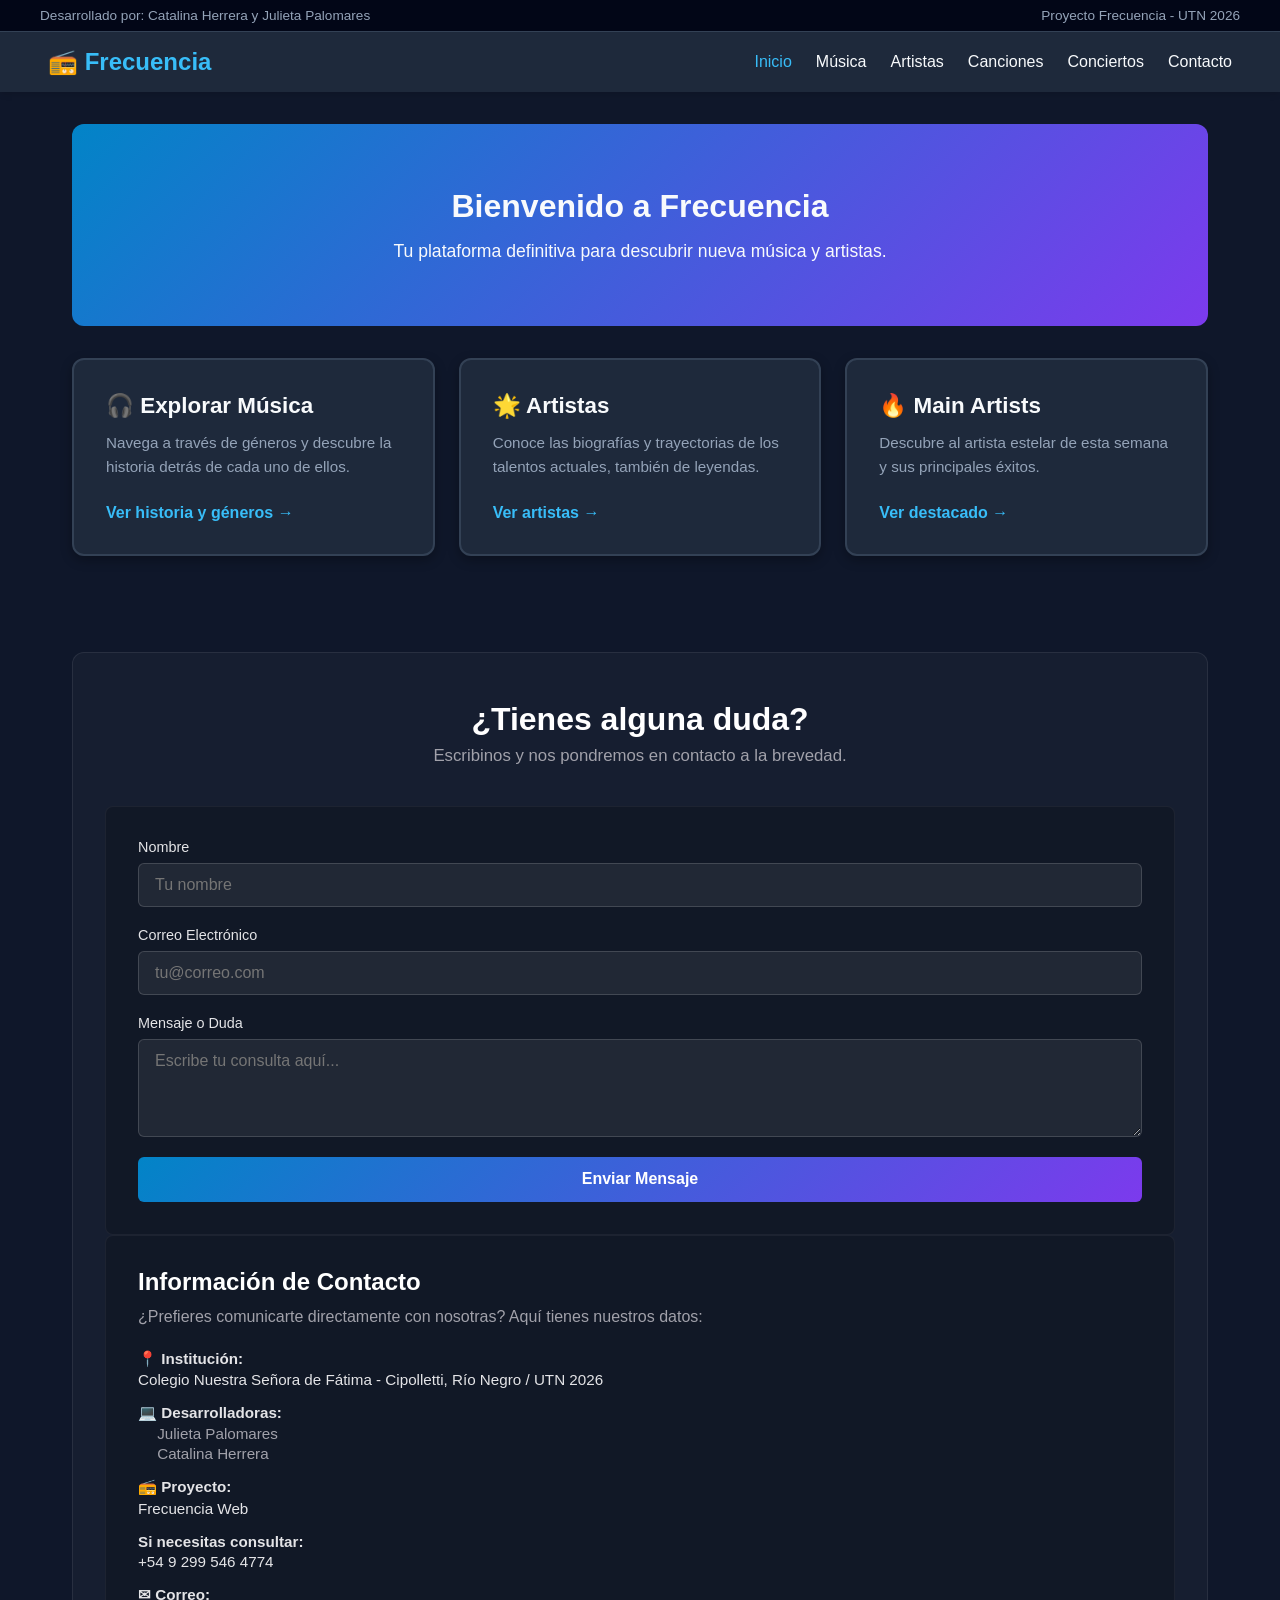
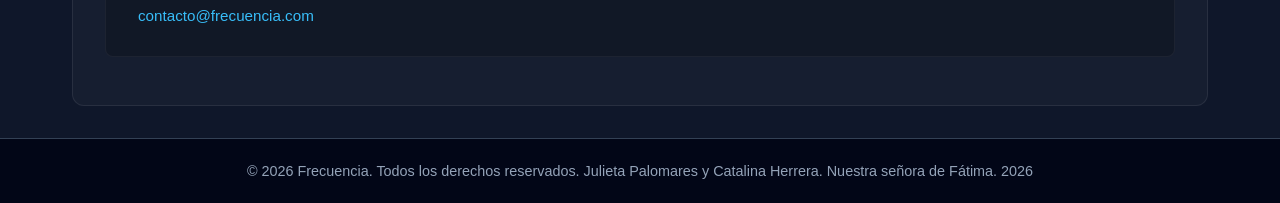
<file: index.html/index.html>
<!DOCTYPE html>
<html lang="es">

<head>
    <meta charset="UTF-8">
    <meta name="viewport" content="width=device-width, initial-scale=1.0">
    <title>Frecuencia | Inicio</title>
    <link rel="stylesheet" href="estilos.css">
</head>

<body>

    <div class="personal-bar">
        <div class="personal-container">
            <div class="personal-item">Desarrollado por: Catalina Herrera y Julieta Palomares</div>
            <div class="personal-item">Proyecto Frecuencia - UTN 2026</div>
        </div>
    </div>

    <!-- 1. HEADER SEMÁNTICO -->
    <header class="main-header">
        <div class="logo-container">
            <a href="index.html" class="logo">📻 Frecuencia</a>
        </div>
        <!-- 2. NAV SEMÁNTICO -->
        <nav class="nav-menu">
            <ul>
                <li><a href="index.html" class="active">Inicio</a></li>
                <li><a href="musica.html">Música</a></li>
                <li><a href="artistas.html">Artistas</a></li>
                <li><a href="canciones.html">Canciones</a></li>
                <li><a href="conciertos.html">Conciertos</a></li>
                <li><a href="#seccion-contacto">Contacto</a></li>
            </ul>
        </nav>
    </header>

    <!-- 3. MAIN SEMÁNTICO -->
    <main class="main-content">
        <div class="hero-banner">
            <h1>Bienvenido a Frecuencia</h1>
            <p class="hero-subtitle">Tu plataforma definitiva para descubrir nueva música y artistas.</p>
        </div>

        <div id="seccion-tarjetas" class="flex-container">
            <div class="index-card">
                <div class="card-content">
                    <h3>🎧 Explorar Música</h3>
                    <p>Navega a través de géneros y descubre la historia detrás de cada uno de ellos.</p>
                </div>
                <!-- CUMPLE EL PUNTO 4: Enlace directo a otra página usando un ID real -->
                <a href="musica.html#seccion-historia" class="card-link">Ver historia y géneros &rarr;</a>
            </div>

            <div class="index-card">
                <div class="card-content">
                    <h3>🌟 Artistas</h3>
                    <p>Conoce las biografías y trayectorias de los talentos actuales, también de leyendas.</p>
                </div>
                <a href="artistas.html" class="card-link">Ver artistas &rarr;</a>
            </div>

            <div class="index-card">
                <div class="card-content">
                    <h3>🔥 Main Artists</h3>
                    <p>Descubre al artista estelar de esta semana y sus principales éxitos.</p>
                </div>
                <a href="artistas.html" class="card-link">Ver destacado &rarr;</a>
            </div>
        </div>

        <section id="seccion-contacto" class="contact-section">
            <div class="contact-header">
                <h2>¿Tienes alguna duda?</h2>
                <p>Escribinos y nos pondremos en contacto a la brevedad.</p>
            </div>
            <div class="contact-form-container">
                <!-- Formulario limpio sin onsubmit de JS y con method GET para evitar Error 405 local -->
                <form class="contact-form" action="#" method="GET">
                    <div class="form-group">
                        <label for="nombre">Nombre</label>
                        <input type="text" id="nombre" name="nombre" placeholder="Tu nombre" required>
                    </div>
                    <div class="form-group">
                        <label for="email">Correo Electrónico</label>
                        <input type="email" id="email" name="email" placeholder="tu@correo.com" required>
                    </div>
                    <div class="form-group">
                        <label for="mensaje">Mensaje o Duda</label>
                        <textarea id="mensaje" name="mensaje" rows="4" placeholder="Escribe tu consulta aquí..." required></textarea>
                    </div>

                    <button type="submit" class="btn-submit">Enviar Mensaje</button>
                </form>
            </div>
            <div class="contact-info-container">
                <h3>Información de Contacto</h3>
                <p>¿Prefieres comunicarte directamente con nosotras? Aquí tienes nuestros datos:</p>

                <ul class="info-list">
                    <li>
                        <strong>📍 Institución:</strong> Colegio Nuestra Señora de Fátima - Cipolletti, Río Negro / UTN 2026
                    </li>
                    <li>
                        <strong>💻 Desarrolladoras:</strong>
                        <span>Julieta Palomares</span>
                        <span>Catalina Herrera</span>
                    </li>
                    <li>
                        <strong>📻 Proyecto:</strong> Frecuencia Web
                    </li>
                    <li>
                        <strong>Si necesitas consultar:</strong> +54 9 299 546 4774
                    </li>
                    <li>
                        <strong>✉ Correo:</strong> <a href="mailto:contacto@frecuencia.com" class="email-link">contacto@frecuencia.com</a>
                    </li>
                </ul>
            </div>
        </section>
    </main>

    <!-- 4. FOOTER SEMÁNTICO -->
    <footer class="main-footer">
        <div class="footer-text">&copy; 2026 Frecuencia. Todos los derechos reservados. Julieta Palomares y Catalina Herrera. Nuestra señora de Fátima. 2026</div>
    </footer>

</body>

</html>
</file>
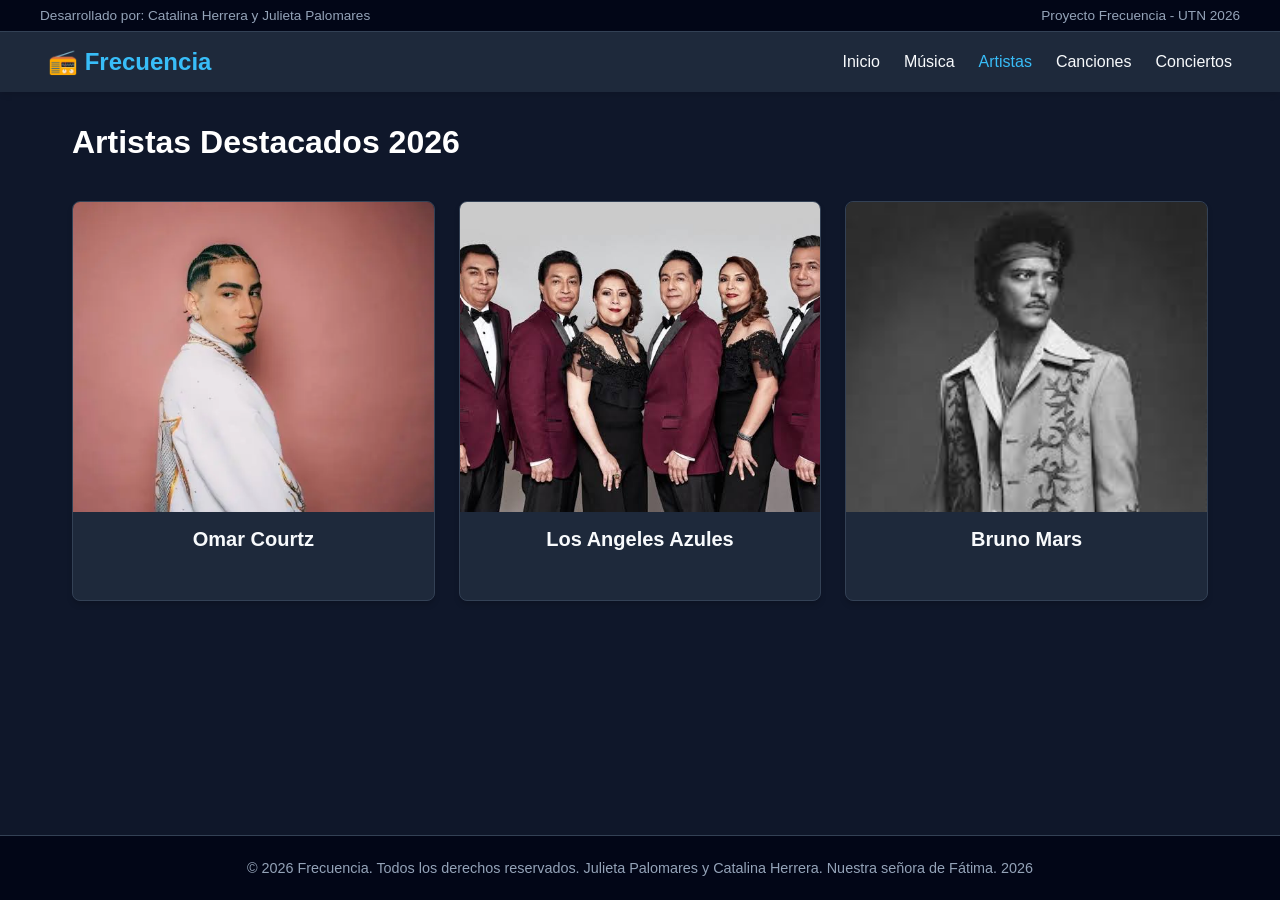
<file: index.html/artistas.html>
<!DOCTYPE html>
<html lang="es">

<head>
    <meta charset="UTF-8">
    <meta name="viewport" content="width=device-width, initial-scale=1.0">
    <title>Frecuencia | Artistas</title>
    <link rel="stylesheet" href="estilos.css">
</head>

<body>

    <div class="personal-bar">
        <div class="personal-container">
            <div class="personal-item">Desarrollado por: Catalina Herrera y Julieta Palomares</div>
            <div class="personal-item">Proyecto Frecuencia - UTN 2026</div>
        </div>
    </div>

    <!-- 1. HEADER SEMÁNTICO -->
    <header class="main-header">
        <div class="logo-container">
            <a href="index.html" class="logo">📻 Frecuencia</a>
        </div>
        <!-- 2. NAV SEMÁNTICO -->
        <nav class="nav-menu">
            <ul>
                <li><a href="index.html">Inicio</a></li>
                <li><a href="musica.html">Música</a></li>
                <li><a href="artistas.html" class="active">Artistas</a></li>
                <li><a href="canciones.html">Canciones</a></li>
                <li><a href="conciertos.html">Conciertos</a></li>
            </ul>
        </nav>
    </header>

    <!-- 3. MAIN SEMÁNTICO -->
    <main class="main-content">
        <h1 class="page-title">Artistas Destacados 2026</h1>
        <div class="flex-container">

            <!-- Tarjeta 1: Omar Courtz -->
            <div class="card">
                <div class="card-inner">
                    <div class="card-front">
                        <img src="imagenes/oc.webp" alt="omarcourtz" class="card-front-img">
                        <h3>Omar Courtz</h3>
                    </div>
                    <div class="card-back">
                        <h3>Omar Courtz</h3>
                        <p>Ingeniero mecánico de profesión, pero arquitecto de los mejores palos del género urbano.</p>
                    </div>
                </div>
            </div>

            <!-- Tarjeta 2: Los Angeles Azules -->
            <div class="card">
                <div class="card-inner">
                    <div class="card-front">
                        <img src="imagenes/laz.jpg" alt="angelesazules" class="card-front-img">
                        <h3>Los Angeles Azules</h3>
                    </div>
                    <div class="card-back">
                        <h3>Los Angeles Azules</h3>
                        <p>Máximos exponentes de la cumbia romántica mexicana con trayectoria internacional.</p>
                    </div>
                </div>
            </div>

            <!-- Tarjeta 3: Bruno Mars -->
            <div class="card">
                <div class="card-inner">
                    <div class="card-front">
                        <img src="imagenes/bm.jpg" alt="brunomars" class="card-front-img">
                        <h3>Bruno Mars</h3>
                    </div>
                    <div class="card-back">
                        <h3>Bruno Mars</h3>
                        <p>Cantante, compositor y productor estadounidense conocido por su estilo retro y pop.</p>
                    </div>
                </div>
            </div>

        </div>
    </main>

    <!-- 4. FOOTER SEMÁNTICO -->
    <footer class="main-footer">
        <div class="footer-text">&copy; 2026 Frecuencia. Todos los derechos reservados. Julieta Palomares y Catalina
            Herrera. Nuestra señora de Fátima. 2026</div>
    </footer>
</body>

</html>
</file>
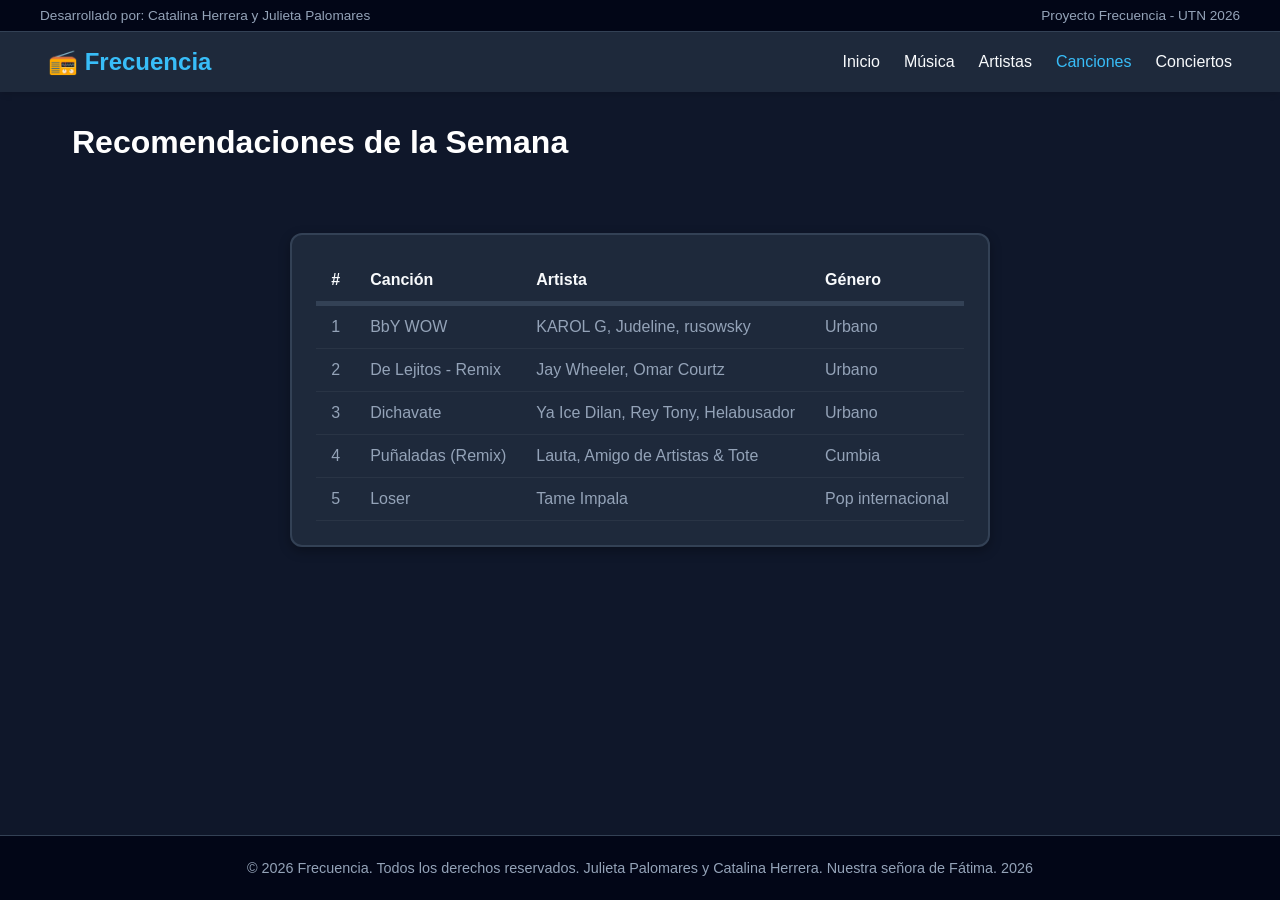
<file: index.html/canciones.html>
<!DOCTYPE html>
<html lang="es">
<head>
    <meta charset="UTF-8">
    <meta name="viewport" content="width=device-width, initial-scale=1.0">
    <title>Frecuencia | Canciones</title>
    <link rel="stylesheet" href="estilos.css">
</head>
<body>

    <div class="personal-bar">
        <div class="personal-container">
            <div class="personal-item">Desarrollado por: Catalina Herrera y Julieta Palomares</div>
            <div class="personal-item">Proyecto Frecuencia - UTN 2026</div>
        </div>
    </div>

    <!-- 1. HEADER SEMÁNTICO -->
    <header class="main-header">
        <div class="logo-container">
            <a href="index.html" class="logo">📻 Frecuencia</a>
        </div>
        <!-- 2. NAV SEMÁNTICO -->
        <nav class="nav-menu">
            <ul>
                <li><a href="index.html">Inicio</a></li>
                <li><a href="musica.html">Música</a></li>
                <li><a href="artistas.html">Artistas</a></li>
                <li><a href="canciones.html" class="active">Canciones</a></li>
                <li><a href="conciertos.html">Conciertos</a></li>
            </ul>
        </nav>
    </header>

    <!-- 3. MAIN SEMÁNTICO -->
    <main class="main-content">
        <h1 class="page-title">Recomendaciones de la Semana</h1>
        
        <!-- Contenedor específico para la tabla (reemplaza el uso repetido de 'card') -->
        <div class="tabla-contenedor">
            <table class="tabla-canciones">
                <thead>
                    <tr class="trprincipal">
                        <th>#</th>
                        <th>Canción</th>
                        <th>Artista</th>
                        <th>Género</th>
                    </tr>
                </thead>
                <tbody>
                    <tr class="trnormal">
                        <td>1</td>
                        <td>BbY WOW</td>
                        <td>KAROL G, Judeline, rusowsky</td>
                        <td>Urbano</td>
                    </tr>
                    <tr class="trnormal">
                        <td>2</td>
                        <td>De Lejitos - Remix</td>
                        <td>Jay Wheeler, Omar Courtz</td>
                        <td>Urbano</td>
                    </tr>
                    <tr class="trnormal">
                        <td>3</td>
                        <td>Dichavate</td>
                        <td>Ya Ice Dilan, Rey Tony, Helabusador</td>
                        <td>Urbano</td>
                    </tr>
                    <tr class="trnormal">
                        <td>4</td>
                        <td>Puñaladas (Remix)</td>
                        <td>Lauta, Amigo de Artistas & Tote</td>
                        <td>Cumbia</td>
                    </tr>
                    <tr class="trnormal">
                        <td>5</td>
                        <td>Loser</td>
                        <td>Tame Impala</td>
                        <td>Pop internacional</td>
                    </tr>
                </tbody>
            </table>
        </div>
    </main>

    <!-- 4. FOOTER SEMÁNTICO -->
    <footer class="main-footer">
        <div class="footer-text">&copy; 2026 Frecuencia. Todos los derechos reservados. Julieta Palomares y Catalina Herrera. Nuestra señora de Fátima. 2026</div>
    </footer>

</body>
</html>
</file>
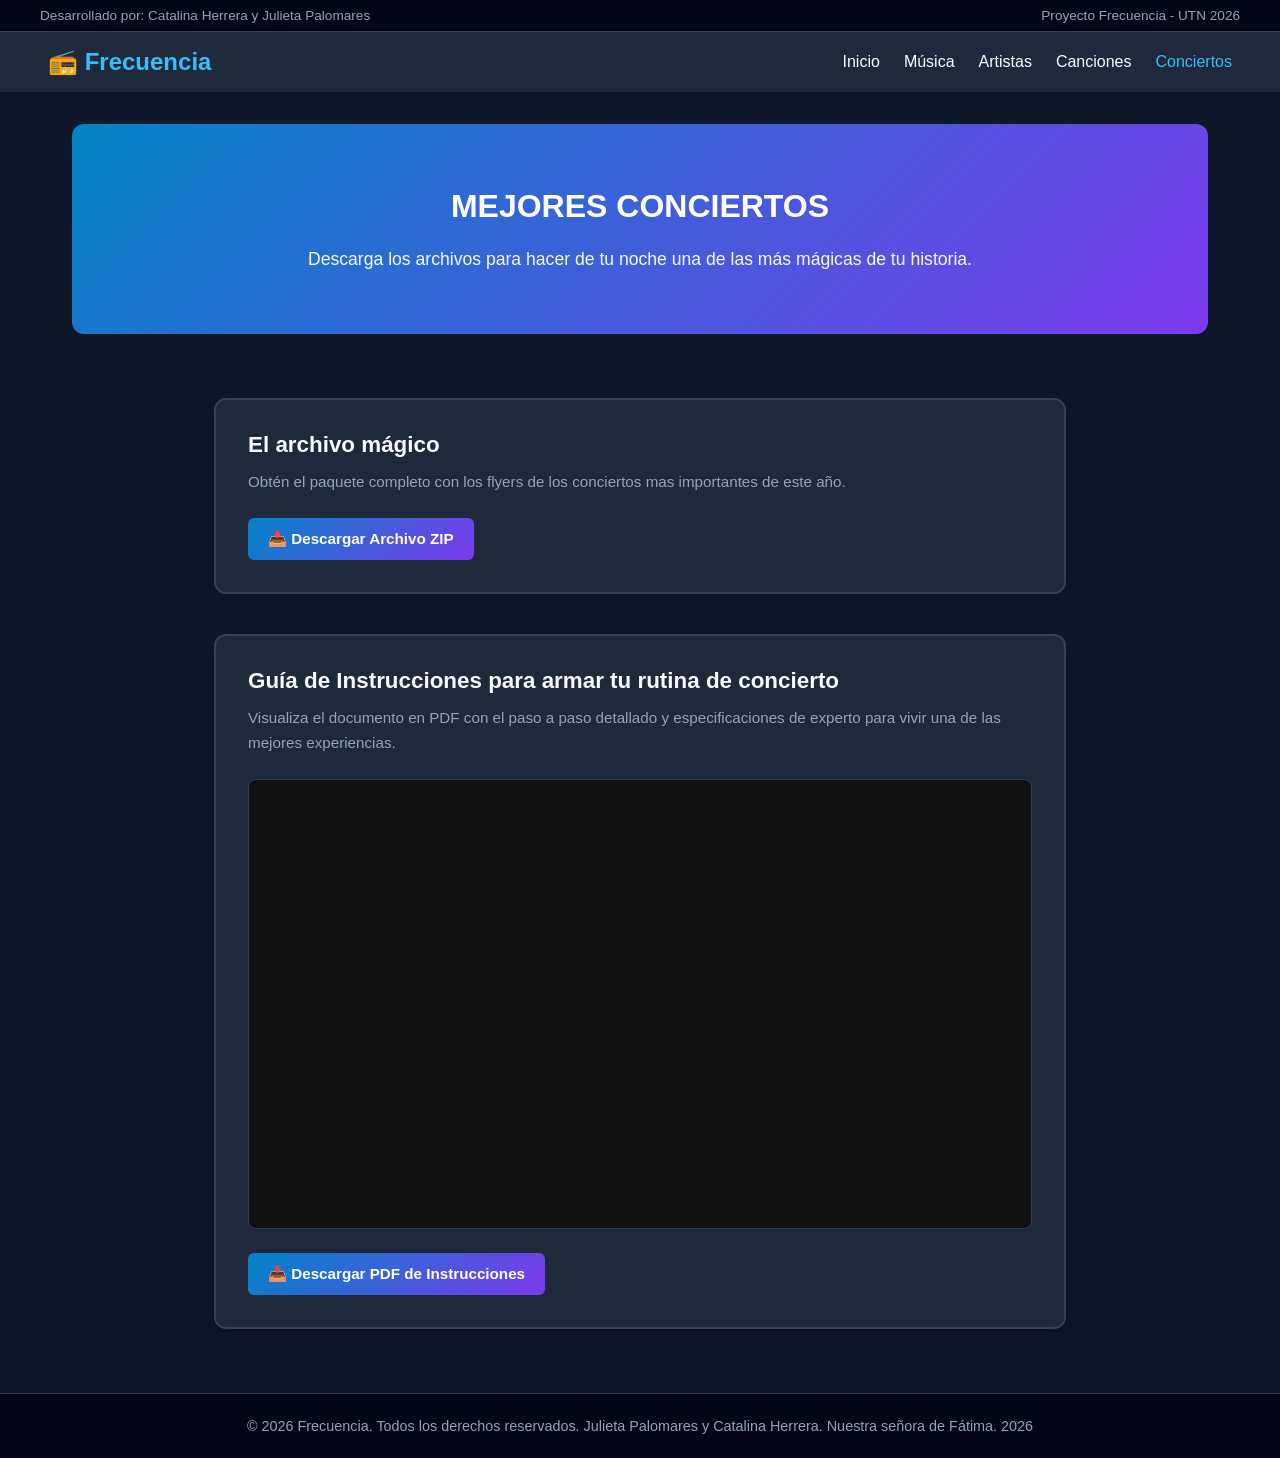
<file: index.html/conciertos.html>
<!DOCTYPE html>
<html lang="es">

<head>
    <meta charset="UTF-8">
    <meta name="viewport" content="width=device-width, initial-scale=1.0">
    <title>Frecuencia | Conciertos</title>
    <link rel="stylesheet" href="estilos.css">
</head>

<body>

    <div class="personal-bar">
        <div class="personal-container">
            <div class="personal-item">Desarrollado por: Catalina Herrera y Julieta Palomares</div>
            <div class="personal-item">Proyecto Frecuencia - UTN 2026</div>
        </div>
    </div>

    <!-- 1. HEADER SEMÁNTICO -->
    <header class="main-header">
        <div class="logo-container">
            <a href="index.html" class="logo">📻 Frecuencia</a>
        </div>
        <!-- 2. NAV SEMÁNTICO -->
        <nav class="nav-menu">
            <ul>
                <li><a href="index.html">Inicio</a></li>
                <li><a href="musica.html">Música</a></li>
                <li><a href="artistas.html">Artistas</a></li>
                <li><a href="canciones.html">Canciones</a></li>
                <li><a href="conciertos.html" class="active">Conciertos</a></li>
            </ul>
        </nav>
    </header>

    <!-- 3. MAIN SEMÁNTICO -->
    <main class="main-content">
        <div class="hero-banner">
            <h1 class="page-title">MEJORES CONCIERTOS</h1>
            <p class="hero-subtitle">Descarga los archivos para hacer de tu noche una de las más mágicas de tu historia.
            </p>
        </div>

        <!-- Contenedor de recursos en columna (una caja debajo de la otra) -->
        <div class="recursos-container">

            <!-- Caja 1: Archivo ZIP -->
            <div class="recurso-card">
                <div class="recurso-info">
                    <h3>El archivo mágico</h3>
                    <p>Obtén el paquete completo con los flyers de los conciertos mas importantes de este año.</p>
                </div>
                <a href="documentos/conciertos.zip" download target="_blank" rel="noopener noreferrer" class="btn-recurso">
                    📥 Descargar Archivo ZIP
                </a>
            </div>

            <!-- Caja 2: Instrucciones PDF con el visor integrado en la página -->
            <div class="recurso-card">
                <div class="recurso-info">
                    <h3>Guía de Instrucciones para armar tu rutina de concierto</h3>
                    <p>Visualiza el documento en PDF con el paso a paso detallado y especificaciones de experto para
                        vivir una de las mejores experiencias.</p>
                </div>

                <!-- Visor integrado del PDF -->
                <div class="pdf-container-inline">
                    <iframe src="documentos/TIPS.pdf" class="pdf-iframe-inline"></iframe>
                </div>

                <a href="documentos/TIPS.pdf" target="_blank" rel="noopener noreferrer" class="btn-recurso">
                    📥 Descargar PDF de Instrucciones
                </a>
            </div>

        </div>
    </main>

    <!-- 4. FOOTER SEMÁNTICO -->
    <footer class="main-footer">
        <div class="footer-text">&copy; 2026 Frecuencia. Todos los derechos reservados. Julieta Palomares y Catalina
            Herrera. Nuestra señora de Fátima. 2026</div>
    </footer>

</body>

</html>
</file>
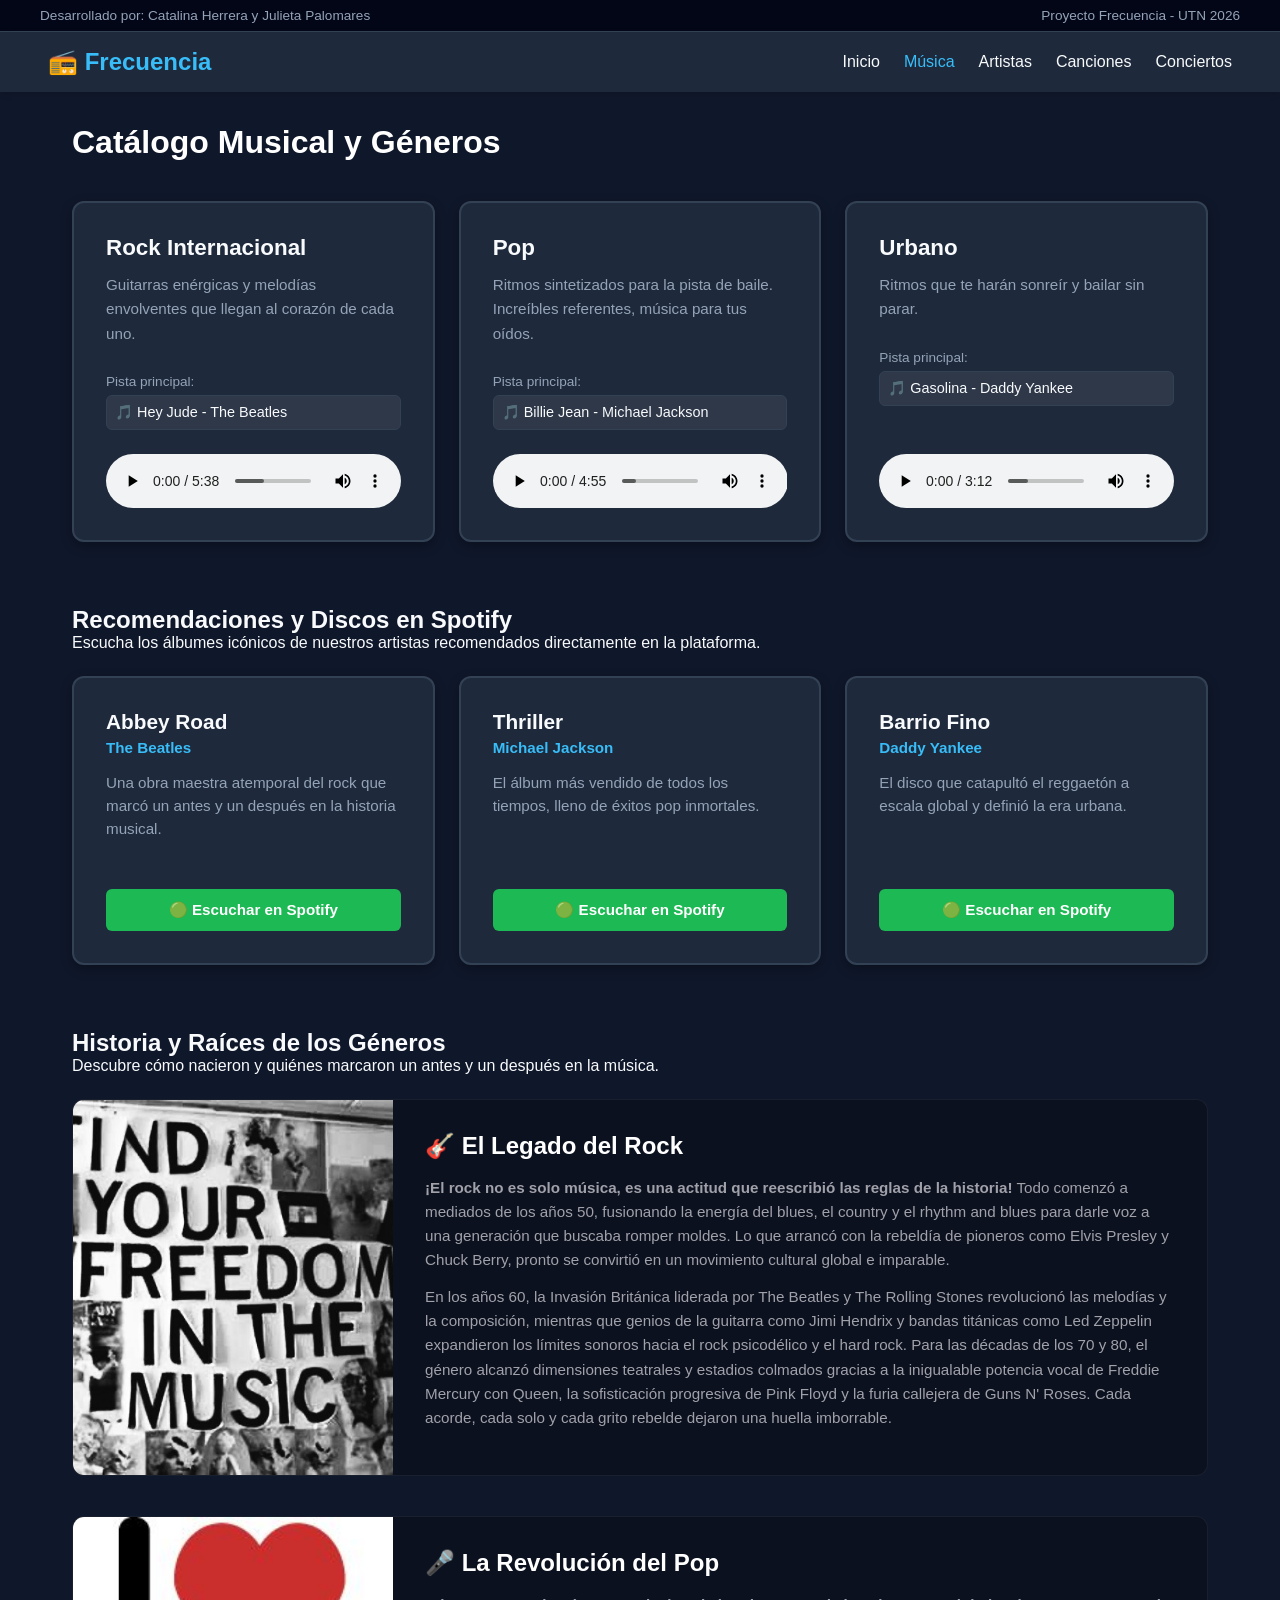
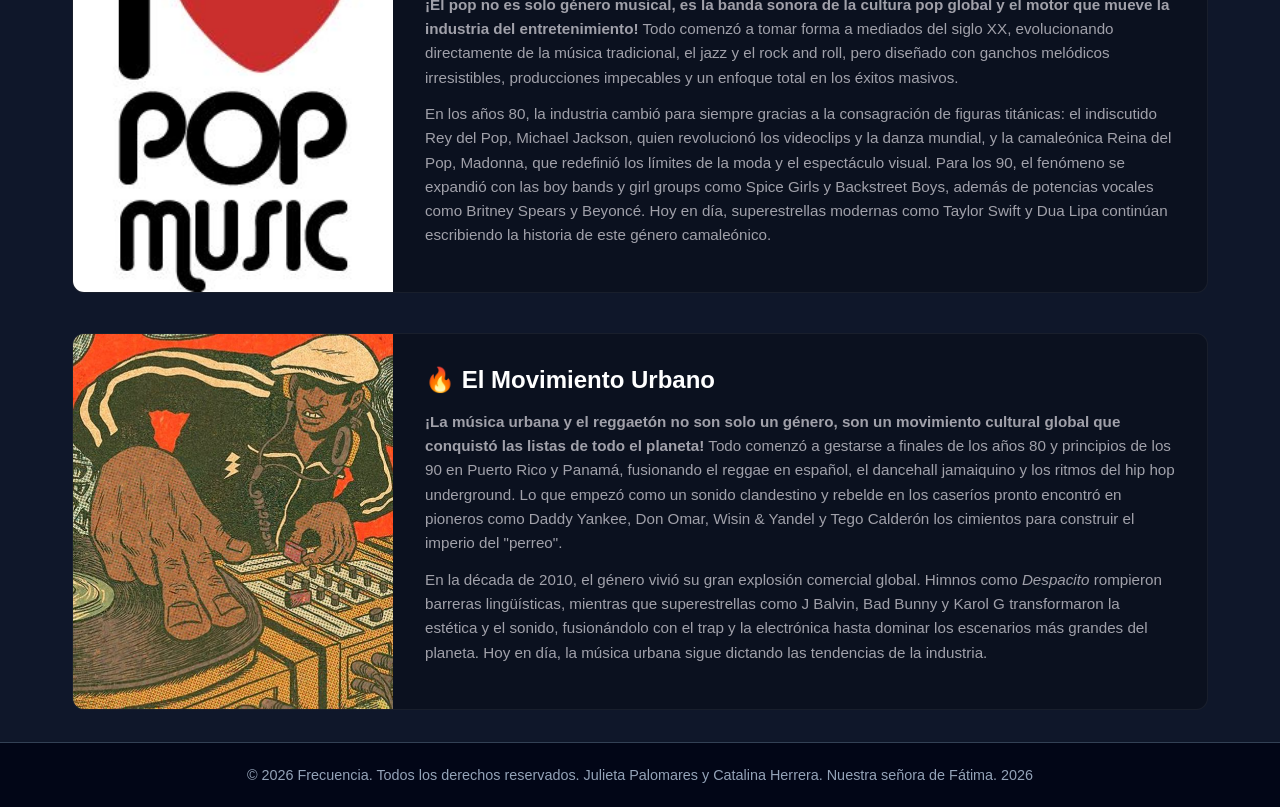
<file: index.html/musica.html>
<!DOCTYPE html>
<html lang="es">

<head>
    <meta charset="UTF-8">
    <meta name="viewport" content="width=device-width, initial-scale=1.0">
    <title>Frecuencia | Música</title>
    <link rel="stylesheet" href="estilos.css">
</head>

<body>

    <div class="personal-bar">
        <div class="personal-container">
            <div class="personal-item">Desarrollado por: Catalina Herrera y Julieta Palomares</div>
            <div class="personal-item">Proyecto Frecuencia - UTN 2026</div>
        </div>
    </div>

    <!-- 1. HEADER SEMÁNTICO -->
    <header class="main-header">
        <div class="logo-container">
            <a href="index.html" class="logo">📻 Frecuencia</a>
        </div>
        <!-- 2. NAV SEMÁNTICO -->
        <nav class="nav-menu">
            <ul>
                <li><a href="index.html">Inicio</a></li>
                <li><a href="musica.html" class="active">Música</a></li>
                <li><a href="artistas.html">Artistas</a></li>
                <li><a href="canciones.html">Canciones</a></li>
                <li><a href="conciertos.html">Conciertos</a></li>
            </ul>
        </nav>
    </header>

    <!-- 3. MAIN SEMÁNTICO -->
    <main class="main-content">
        <h1 class="page-title">Catálogo Musical y Géneros</h1>

        <!-- Cajas de Géneros Musicales con Selector Visual HTML Puro (Sin JS) -->
        <div class="flex-container">
            
            <!-- Tarjeta 1: Rock Internacional -->
            <div class="index-card">
                <div class="card-content">
                    <h3>Rock Internacional</h3>
                    <p>Guitarras enérgicas y melodías envolventes que llegan al corazón de cada uno.</p>
                    
                    <div class="card-selector-box">
                        <span class="selector-label">Pista principal:</span>
                        <div class="selector-value">🎵 Hey Jude - The Beatles</div>
                    </div>
                </div>
                <audio controls class="audio-reproductor">
                    <source src="multimedia/HeyJude.mp3" type="audio/mpeg">
                    Tu navegador no soporta el elemento de audio HTML5.
                </audio>
            </div>

            <!-- Tarjeta 2: Pop -->
            <div class="index-card">
                <div class="card-content">
                    <h3>Pop</h3>
                    <p>Ritmos sintetizados para la pista de baile. Increíbles referentes, música para tus oídos.</p>
                    
                    <div class="card-selector-box">
                        <span class="selector-label">Pista principal:</span>
                        <div class="selector-value">🎵 Billie Jean - Michael Jackson</div>
                    </div>
                </div>
                <audio controls class="audio-reproductor">
                    <source src="multimedia/BillieJean.mp3" type="audio/mpeg">
                    Tu navegador no soporta el elemento de audio HTML5.
                </audio>
            </div>

            <!-- Tarjeta 3: Urbano -->
            <div class="index-card">
                <div class="card-content">
                    <h3>Urbano</h3>
                    <p>Ritmos que te harán sonreír y bailar sin parar.</p>
                    
                    <div class="card-selector-box">
                        <span class="selector-label">Pista principal:</span>
                        <div class="selector-value">🎵 Gasolina - Daddy Yankee</div>
                    </div>
                </div>
                <audio controls class="audio-reproductor">
                    <source src="multimedia/Gasolina.mp3" type="audio/mpeg">
                    Tu navegador no soporta el elemento de audio HTML5.
                </audio>
            </div>

        </div>

        <!-- Sección: Recomendaciones y Discos en Spotify -->
        <section class="spotify-recommendations">
            <div class="spotify-header">
                <h2>Recomendaciones y Discos en Spotify</h2>
                <p>Escucha los álbumes icónicos de nuestros artistas recomendados directamente en la plataforma.</p>
            </div>

            <div class="spotify-grid">
                <!-- Recomendación 1 -->
                <div class="spotify-card">
                    <div class="spotify-info">
                        <h3>Abbey Road</h3>
                        <span class="artist-name">The Beatles</span>
                        <p>Una obra maestra atemporal del rock que marcó un antes y un después en la historia musical.</p>
                    </div>
                    <a href="https://open.spotify.com/album/0ETFjACtuP2ADo6LFhL6HN" target="_blank"
                        rel="noopener noreferrer" class="btn-spotify">
                        🟢 Escuchar en Spotify
                    </a>
                </div>

                <!-- Recomendación 2 -->
                <div class="spotify-card">
                    <div class="spotify-info">
                        <h3>Thriller</h3>
                        <span class="artist-name">Michael Jackson</span>
                        <p>El álbum más vendido de todos los tiempos, lleno de éxitos pop inmortales.</p>
                    </div>
                    <a href="https://open.spotify.com/intl-es/album/2ANVost0y2y52ema1E9xAZ" target="_blank"
                        rel="noopener noreferrer" class="btn-spotify">
                        🟢 Escuchar en Spotify
                    </a>
                </div>

                <!-- Recomendación 3 -->
                <div class="spotify-card">
                    <div class="spotify-info">
                        <h3>Barrio Fino</h3>
                        <span class="artist-name">Daddy Yankee</span>
                        <p>El disco que catapultó el reggaetón a escala global y definió la era urbana.</p>
                    </div>
                    <a href="https://open.spotify.com/intl-es/album/7BmWnXvx1CD6vtxtBd0czc" target="_blank"
                        rel="noopener noreferrer" class="btn-spotify">
                        🟢 Escuchar en Spotify
                    </a>
                </div>
            </div>
        </section>

        <!-- Sección: Historia y Raíces de los Géneros -->
        <section id="seccion-historia" class="origins-section">
            <div class="origins-header">
                <h2>Historia y Raíces de los Géneros</h2>
                <p>Descubre cómo nacieron y quiénes marcaron un antes y un después en la música.</p>
            </div>

            <div class="origins-container">

                <!-- Tarjeta 1: Rock -->
                <div class="origin-card origin-card-right">
                    <div class="origin-text-content">
                        <h3>🎸 El Legado del Rock</h3>
                        <p><strong>¡El rock no es solo música, es una actitud que reescribió las reglas de la historia!</strong> Todo comenzó a mediados de los años 50, fusionando la energía del blues, el country y el rhythm and blues para darle voz a una generación que buscaba romper moldes. Lo que arrancó con la rebeldía de pioneros como Elvis Presley y Chuck Berry, pronto se convirtió en un movimiento cultural global e imparable.</p>
                        <p>En los años 60, la Invasión Británica liderada por The Beatles y The Rolling Stones revolucionó las melodías y la composición, mientras que genios de la guitarra como Jimi Hendrix y bandas titánicas como Led Zeppelin expandieron los límites sonoros hacia el rock psicodélico y el hard rock. Para las décadas de los 70 y 80, el género alcanzó dimensiones teatrales y estadios colmados gracias a la inigualable potencia vocal de Freddie Mercury con Queen, la sofisticación progresiva de Pink Floyd y la furia callejera de Guns N' Roses. Cada acorde, cada solo y cada grito rebelde dejaron una huella imborrable.</p>
                    </div>
                    <div class="origin-img-container">
                        <img src="imagenes/rock.jpg" alt="Fotografía histórica y representativa de los orígenes y la estética del rock internacional" class="origin-img">
                    </div>
                </div>

                <!-- Tarjeta 2: Pop -->
                <div class="origin-card origin-card-right">
                    <div class="origin-text-content">
                        <h3>🎤 La Revolución del Pop</h3>
                        <p><strong>¡El pop no es solo género musical, es la banda sonora de la cultura pop global y el motor que mueve la industria del entretenimiento!</strong> Todo comenzó a tomar forma a mediados del siglo XX, evolucionando directamente de la música tradicional, el jazz y el rock and roll, pero diseñado con ganchos melódicos irresistibles, producciones impecables y un enfoque total en los éxitos masivos.</p>
                        <p>En los años 80, la industria cambió para siempre gracias a la consagración de figuras titánicas: el indiscutido Rey del Pop, Michael Jackson, quien revolucionó los videoclips y la danza mundial, y la camaleónica Reina del Pop, Madonna, que redefinió los límites de la moda y el espectáculo visual. Para los 90, el fenómeno se expandió con las boy bands y girl groups como Spice Girls y Backstreet Boys, además de potencias vocales como Britney Spears y Beyoncé. Hoy en día, superestrellas modernas como Taylor Swift y Dua Lipa continúan escribiendo la historia de este género camaleónico.</p>
                    </div>
                    <div class="origin-img-container">
                        <img src="imagenes/pop.jpg" alt="Imagen alusiva a la evolución histórica del género pop y sus grandes espectáculos visuales" class="origin-img">
                    </div>
                </div>

                <!-- Tarjeta 3: Urbano -->
                <div class="origin-card origin-card-right">
                    <div class="origin-text-content">
                        <h3>🔥 El Movimiento Urbano</h3>
                        <p><strong>¡La música urbana y el reggaetón no son solo un género, son un movimiento cultural global que conquistó las listas de todo el planeta!</strong> Todo comenzó a gestarse a finales de los años 80 y principios de los 90 en Puerto Rico y Panamá, fusionando el reggae en español, el dancehall jamaiquino y los ritmos del hip hop underground. Lo que empezó como un sonido clandestino y rebelde en los caseríos pronto encontró en pioneros como Daddy Yankee, Don Omar, Wisin & Yandel y Tego Calderón los cimientos para construir el imperio del "perreo".</p>
                        <p>En la década de 2010, el género vivió su gran explosión comercial global. Himnos como <em>Despacito</em> rompieron barreras lingüísticas, mientras que superestrellas como J Balvin, Bad Bunny y Karol G transformaron la estética y el sonido, fusionándolo con el trap y la electrónica hasta dominar los escenarios más grandes del planeta. Hoy en día, la música urbana sigue dictando las tendencias de la industria.</p>
                    </div>
                    <div class="origin-img-container">
                        <img src="imagenes/urb.jpg" alt="Fotografía representativa del movimiento y la cultura urbana moderna" class="origin-img">
                    </div>
                </div>

            </div>
        </section>
    </main>

    <!-- 4. FOOTER SEMÁNTICO -->
    <footer class="main-footer">
        <div class="footer-text">&copy; 2026 Frecuencia. Todos los derechos reservados. Julieta Palomares y Catalina Herrera. Nuestra señora de Fátima. 2026</div>
    </footer>

</body>

</html>
</file>
<file: index.html/estilos.css>
/* ==========================================
   1. VARIABLES GLOBALES Y CONFIGURACIÓN DEL SITIO
   Modifica: Colores principales del tema oscuro, fuentes y reset general de la página.
   ========================================== */
:root {
    --bg-color: #0f172a;
    --card-bg: #1e293b;
    --accent-color: #38bdf8;
    --text-color: #f8fafc;
    --text-muted: #94a3b8;
    --border-color: #334155;
}

* {
    margin: 0;
    padding: 0;
    box-sizing: border-box;
    font-family: 'Segoe UI', Tahoma, Geneva, Verdana, sans-serif;
}

body {
    background-color: var(--bg-color);
    color: var(--text-color);
    display: flex;
    flex-direction: column;
    min-height: 100vh;
}

/* ==========================================
   2. BARRA PERSONAL SUPERIOR
   ========================================== */
.personal-bar {
    background-color: #020617;
    color: var(--text-muted);
    font-size: 0.85rem;
    padding: 0.5rem 2rem;
    border-bottom: 1px solid var(--border-color);
}

.personal-container {
    display: flex;
    justify-content: space-between;
    align-items: center;
    max-width: 1200px;
    margin: 0 auto;
}

/* ==========================================
   3. CABECERA PRINCIPAL Y MENÚ DE NAVEGACIÓN
   ========================================== */
.main-header {
    background-color: var(--card-bg);
    display: flex;
    justify-content: space-between;
    align-items: center;
    padding: 1rem 3rem;
    box-shadow: 0 4px 6px -1px rgba(0, 0, 0, 0.1);
}

.logo {
    font-size: 1.5rem;
    font-weight: bold;
    color: var(--accent-color);
    text-decoration: none;
}

.nav-menu ul {
    display: flex;
    list-style: none;
    gap: 1.5rem;
}

.nav-menu a {
    color: var(--text-color);
    text-decoration: none;
    font-weight: 500;
    transition: color 0.2s;
}

.nav-menu a:hover,
.nav-menu a.active {
    color: var(--accent-color);
}

/* ==========================================
   4. CONTENEDOR PRINCIPAL Y ESTRUCTURA GENERAL
   ========================================== */
.main-content {
    flex: 1;
    max-width: 1200px;
    margin: 0 auto;
    padding: 2rem;
    width: 100%;
    display: flex;
    flex-direction: column;
    gap: 2rem;
}

/* ==========================================
   5. BANNER PRINCIPAL Y TÍTULOS DE PÁGINA
   ========================================== */
.hero-banner {
    background: linear-gradient(135deg, #0284c7, #7c3aed);
    padding: 4rem 2rem;
    border-radius: 12px;
    text-align: center;
    display: flex;
    flex-direction: column;
    align-items: center;
    justify-content: center;
    gap: 1rem;
}

.hero-subtitle {
    font-size: 1.1rem;
}

.page-title {
    font-size: 2rem;
    color: var(--accent-color);
}

/* ==========================================
   6. CONTENEDORES FLEX GENERALES
   ========================================== */
.flex-container {
    display: flex;
    flex-wrap: wrap;
    gap: 1.5rem;
    justify-content: space-between;
}

/* ==========================================
   7. TARJETAS UNIFICADAS (.index-card, .spotify-card, .recurso-card)
   ========================================== */
.index-card,
.spotify-card,
.recurso-card {
    background-color: var(--card-bg);
    border: 2px solid var(--border-color);
    border-radius: 12px;
    padding: 2rem;
    display: flex;
    flex-direction: column;
    justify-content: space-between;
    gap: 1.5rem;
    box-shadow: 0 4px 12px rgba(0, 0, 0, 0.3);
    transition: transform 0.3s ease, border-color 0.3s ease, box-shadow 0.3s ease;
    box-sizing: border-box;
}

.index-card,
.spotify-card {
    flex: 1 1 300px;
}

.recurso-card {
    width: 100%;
}

.index-card:hover {
    transform: translateY(-5px);
    border-color: var(--accent-color);
    box-shadow: 0 6px 16px rgba(56, 189, 248, 0.15);
}

.card-content {
    display: flex;
    flex-direction: column;
    gap: 0.75rem;
}

.card-content h3 {
    font-size: 1.4rem;
    color: var(--text-color);
}

.card-content p {
    color: var(--text-muted);
    font-size: 0.95rem;
    line-height: 1.6;
}

.card-link {
    color: var(--accent-color);
    font-weight: bold;
    text-decoration: none;
    font-size: 1rem;
    display: inline-flex;
    align-items: center;
    gap: 0.3rem;
}

.card-link:hover {
    text-decoration: underline;
}

.email-link {
    color: var(--accent-color);
    text-decoration: none;
    font-weight: 500;
    transition: opacity 0.3s ease;
}

.email-link:hover {
    text-decoration: underline;
    opacity: 0.8;
}

/* ==========================================
   8. EFECTO FLIP (TARJETAS 3D PARA ARTISTAS)
   Corrección 2: Se eliminó el '!important' para mantener la prolijidad técnica.
   ========================================== */
.card {
    background-color: transparent;
    padding: 0;
    border: none;
    perspective: 1000px;
    flex: 1 1 300px;
    height: 400px;
}

.card-inner {
    position: relative;
    width: 100%;
    height: 100%;
    text-align: center;
    transition: transform 0.6s ease;
    transform-style: preserve-3d;
    border-radius: 8px;
    box-shadow: 0 4px 6px -1px rgba(0, 0, 0, 0.2);
}

.card:hover .card-inner {
    transform: rotateY(180deg);
}

.card-front,
.card-back {
    position: absolute;
    width: 100%;
    height: 100%;
    backface-visibility: hidden;
    -webkit-backface-visibility: hidden;
    border-radius: 8px;
    border: 1px solid var(--border-color);
    overflow: hidden;
}

.card-front {
    background-color: var(--card-bg);
    display: flex;
    flex-direction: column;
}

.card-front-img {
    width: 100%;
    height: 310px;
    object-fit: cover;
}

.card-front h3 {
    padding: 1rem;
    font-size: 1.25rem;
    color: var(--text-color);
    background-color: var(--card-bg);
}

.card-back {
    background-color: var(--card-bg);
    color: var(--text-color);
    transform: rotateY(180deg);
    display: flex;
    flex-direction: column;
    justify-content: center;
    align-items: center;
    padding: 2rem;
    gap: 1rem;
    text-align: center;
}

.card-back h3 {
    color: var(--accent-color);
    font-size: 1.4rem;
    margin-bottom: 0.5rem;
}

.card-back p {
    color: var(--text-muted);
    font-size: 1rem;
    line-height: 1.5;
}

/* ==========================================
   9. PIE DE PÁGINA (FOOTER)
   ========================================== */
.main-footer {
    background-color: #020617;
    color: var(--text-muted);
    text-align: center;
    padding: 1.5rem;
    border-top: 1px solid var(--border-color);
    font-size: 0.9rem;
    display: flex;
    justify-content: center;
    align-items: center;
    margin-top: auto;
}

/* ==========================================
   10. SECCIÓN DE CONTACTO Y FORMULARIO
   ========================================== */
.contact-section {
    margin-top: 4rem;
    padding: 3rem 2rem;
    background-color: rgba(255, 255, 255, 0.03);
    border: 1px solid rgba(255, 255, 255, 0.08);
    border-radius: 12px;
}

.contact-header {
    text-align: center;
    margin-bottom: 2.5rem;
}

.contact-header h2 {
    font-size: 2rem;
    margin-bottom: 0.5rem;
    color: #ffffff;
}

.contact-header p {
    color: #a1a1aa;
    font-size: 1.05rem;
}

.contact-grid {
    display: grid;
    grid-template-columns: 1fr 1fr;
    gap: 2.5rem;
    align-items: stretch;
}

@media (max-width: 768px) {
    .contact-grid {
        grid-template-columns: 1fr;
    }
}

.contact-form-container {
    background: rgba(0, 0, 0, 0.2);
    padding: 2rem;
    border-radius: 8px;
    border: 1px solid rgba(255, 255, 255, 0.05);
}

.form-group {
    margin-bottom: 1.25rem;
    display: flex;
    flex-direction: column;
}

.form-group label {
    font-size: 0.9rem;
    margin-bottom: 0.5rem;
    color: #e4e4e7;
    font-weight: 500;
}

.form-group input,
.form-group textarea {
    padding: 0.75rem 1rem;
    background-color: rgba(255, 255, 255, 0.07);
    border: 1px solid rgba(255, 255, 255, 0.15);
    border-radius: 6px;
    color: #ffffff;
    font-family: inherit;
    font-size: 1rem;
    transition: border-color 0.3s ease, background-color 0.3s ease;
}

.form-group input:focus,
.form-group textarea:focus {
    outline: none;
    border-color: #7c3aed;
    background-color: rgba(255, 255, 255, 0.1);
}

.btn-submit {
    width: 100%;
    padding: 0.85rem;
    background: linear-gradient(135deg, #0284c7, #7c3aed);
    color: #ffffff;
    border: none;
    border-radius: 6px;
    font-size: 1rem;
    font-weight: bold;
    cursor: pointer;
    transition: opacity 0.3s ease, transform 0.2s ease;
}

.btn-submit:hover {
    opacity: 0.9;
    transform: translateY(-2px);
}

.contact-info-container {
    background: rgba(0, 0, 0, 0.2);
    padding: 2rem;
    border-radius: 8px;
    border: 1px solid rgba(255, 255, 255, 0.05);
    display: flex;
    flex-direction: column;
    justify-content: center;
}

.contact-info-container h3 {
    font-size: 1.5rem;
    margin-bottom: 0.75rem;
    color: #ffffff;
}

.contact-info-container p {
    color: #a1a1aa;
    margin-bottom: 1.5rem;
}

.info-list {
    list-style: none;
    padding: 0;
    margin: 0;
    display: flex;
    flex-direction: column;
    gap: 1rem;
}

.info-list li {
    color: #e4e4e7;
    font-size: 0.95rem;
    display: flex;
    flex-direction: column;
    gap: 0.2rem;
}

.info-list li span {
    color: #a1a1aa;
    padding-left: 1.2rem;
}

/* ==========================================
   11. SECCIÓN DE RECOMENDACIONES DE SPOTIFY
   ========================================== */
.spotify-grid {
    display: flex;
    flex-wrap: wrap;
    gap: 1.5rem;
    justify-content: space-between;
}

.spotify-card:hover {
    transform: translateY(-5px);
    border-color: #1db954;
    box-shadow: 0 6px 16px rgba(29, 185, 84, 0.2);
}

.spotify-info h3 {
    font-size: 1.3rem;
    color: var(--text-color);
    margin-bottom: 0.3rem;
}

.artist-name {
    display: block;
    font-size: 0.95rem;
    color: var(--accent-color);
    font-weight: 600;
    margin-bottom: 1rem;
}

.spotify-info p {
    color: var(--text-muted);
    font-size: 0.95rem;
    line-height: 1.5;
    margin-bottom: 1.5rem;
}

.btn-spotify {
    display: inline-block;
    text-align: center;
    background-color: #1db954;
    color: #ffffff;
    padding: 0.75rem 1.25rem;
    border-radius: 6px;
    font-weight: bold;
    text-decoration: none;
    font-size: 0.95rem;
    transition: background-color 0.3s ease, transform 0.2s ease;
}

.btn-spotify:hover {
    background-color: #1ed760;
    transform: scale(1.02);
}

/* ==========================================
   12. SECCIÓN DE HISTORIA Y ORÍGENES
   ========================================== */
.origins-container {
    display: flex;
    flex-direction: column;
    gap: 2.5rem;
}

.origin-card {
    display: flex;
    flex-direction: row;
    background: rgba(0, 0, 0, 0.25);
    border: 1px solid rgba(255, 255, 255, 0.06);
    border-radius: 12px;
    overflow: hidden;
    transition: border-color 0.3s ease, transform 0.3s ease;
}

.origin-card:hover {
    border-color: rgba(124, 58, 237, 0.4);
    transform: translateY(-2px);
}

.origin-card-right {
    flex-direction: row-reverse !important;
}

.origin-img-container {
    flex: 0 0 320px;
    background-color: rgba(255, 255, 255, 0.05);
    position: relative;
    min-height: 250px;
}

.origin-img {
    width: 100%;
    height: 100%;
    object-fit: cover;
    display: block;
}

.origin-text-content {
    flex: 1;
    padding: 2rem;
    display: flex;
    flex-direction: column;
    justify-content: center;
}

.origin-text-content h3 {
    font-size: 1.5rem;
    color: #ffffff;
    margin-bottom: 1rem;
}

.origin-text-content p {
    color: #a1a1aa;
    font-size: 0.95rem;
    line-height: 1.6;
    margin-bottom: 0.75rem;
}

@media (max-width: 900px) {
    .origin-card,
    .origin-card-right {
        flex-direction: column !important;
    }

    .origin-img-container {
        flex: none;
        height: 200px;
    }
}

/* ==========================================
   13. ESTILOS DE LA TABLA DE CANCIONES (CONSERVADOS)
   ========================================== */
.trprincipal {
    border-bottom: 5px solid var(--border-color);
}

.trnormal {
    border-bottom: 1px solid var(--border-color);
}

.tabla-contenedor {
    overflow-x: auto;
    background-color: var(--card-bg);
    border: 2px solid var(--border-color);
    border-radius: 12px;
    padding: 1.5rem;
    box-shadow: 0 4px 12px rgba(0, 0, 0, 0.3);
    max-width: 900px;
    margin: 2rem auto;
    box-sizing: border-box;
}

.tabla-canciones {
    width: 100%;
    border-collapse: collapse;
    text-align: left;
}

.tabla-canciones th,
.tabla-canciones td {
    padding: 12px 15px;
    box-sizing: border-box;
}

.tabla-canciones th {
    font-weight: bold;
    color: var(--text-color);
    border-bottom: 2px solid var(--border-color);
}

.tabla-canciones td {
    color: var(--text-muted);
    border-bottom: 1px solid rgba(255, 255, 255, 0.05);
}

/* ==========================================
   14. ESTILOS DE RECURSOS Y PDF EN CONCIERTOS (CONSERVADOS)
   ========================================== */
.recursos-container {
    display: flex;
    flex-direction: column;
    gap: 2.5rem;
    max-width: 900px;
    margin: 2rem auto;
    padding: 0 1.5rem;
}

.recurso-info {
    display: flex;
    flex-direction: column;
    gap: 0.75rem;
}

.recurso-info h3 {
    font-size: 1.4rem;
    color: var(--text-color);
    margin: 0;
}

.recurso-info p {
    color: var(--text-muted);
    font-size: 0.95rem;
    line-height: 1.6;
    margin: 0;
}

.btn-recurso {
    display: inline-block;
    text-align: center;
    background: linear-gradient(135deg, #0284c7, #7c3aed);
    color: #ffffff;
    padding: 0.75rem 1.25rem;
    border-radius: 6px;
    font-weight: bold;
    text-decoration: none;
    font-size: 0.95rem;
    transition: opacity 0.3s ease, transform 0.2s ease;
    align-self: flex-start;
}

.btn-recurso:hover {
    opacity: 0.9;
    transform: translateY(-2px);
}

.pdf-container-inline {
    width: 100%;
    height: 450px;
    border: 1px solid var(--border-color);
    border-radius: 8px;
    overflow: hidden;
    background-color: #121212;
}

.pdf-iframe-inline {
    width: 100%;
    height: 100%;
    border: none;
}

/* ==========================================
   15. CLASES DE SOPORTE PARA SELECTORES VISUALES EN MÚSICA
   ========================================== */
.audio-reproductor {
    width: 100%;
    margin-top: auto;
}

.card-selector-box {
    margin-top: 1rem;
    display: flex;
    flex-direction: column;
    gap: 0.4rem;
}

.selector-label {
    font-size: 0.85rem;
    color: var(--text-muted);
    font-weight: 500;
}

.selector-value {
    padding: 0.5rem;
    background-color: rgba(255, 255, 255, 0.07);
    border: 1px solid var(--border-color);
    border-radius: 6px;
    color: var(--text-color);
    font-size: 0.9rem;
}

.spotify-recommendations,
.origins-section {
    margin-top: 2rem;
    padding: 0;
    background: none;
    border: none;
}

.spotify-header,
.origins-header {
    text-align: left;
    margin-bottom: 1.5rem;
}

h1.page-title, .page-title {
    font-size: 2rem;
    font-weight: bold;
    color: #ffffff;
    margin-bottom: 0.5rem;
}
</file>
